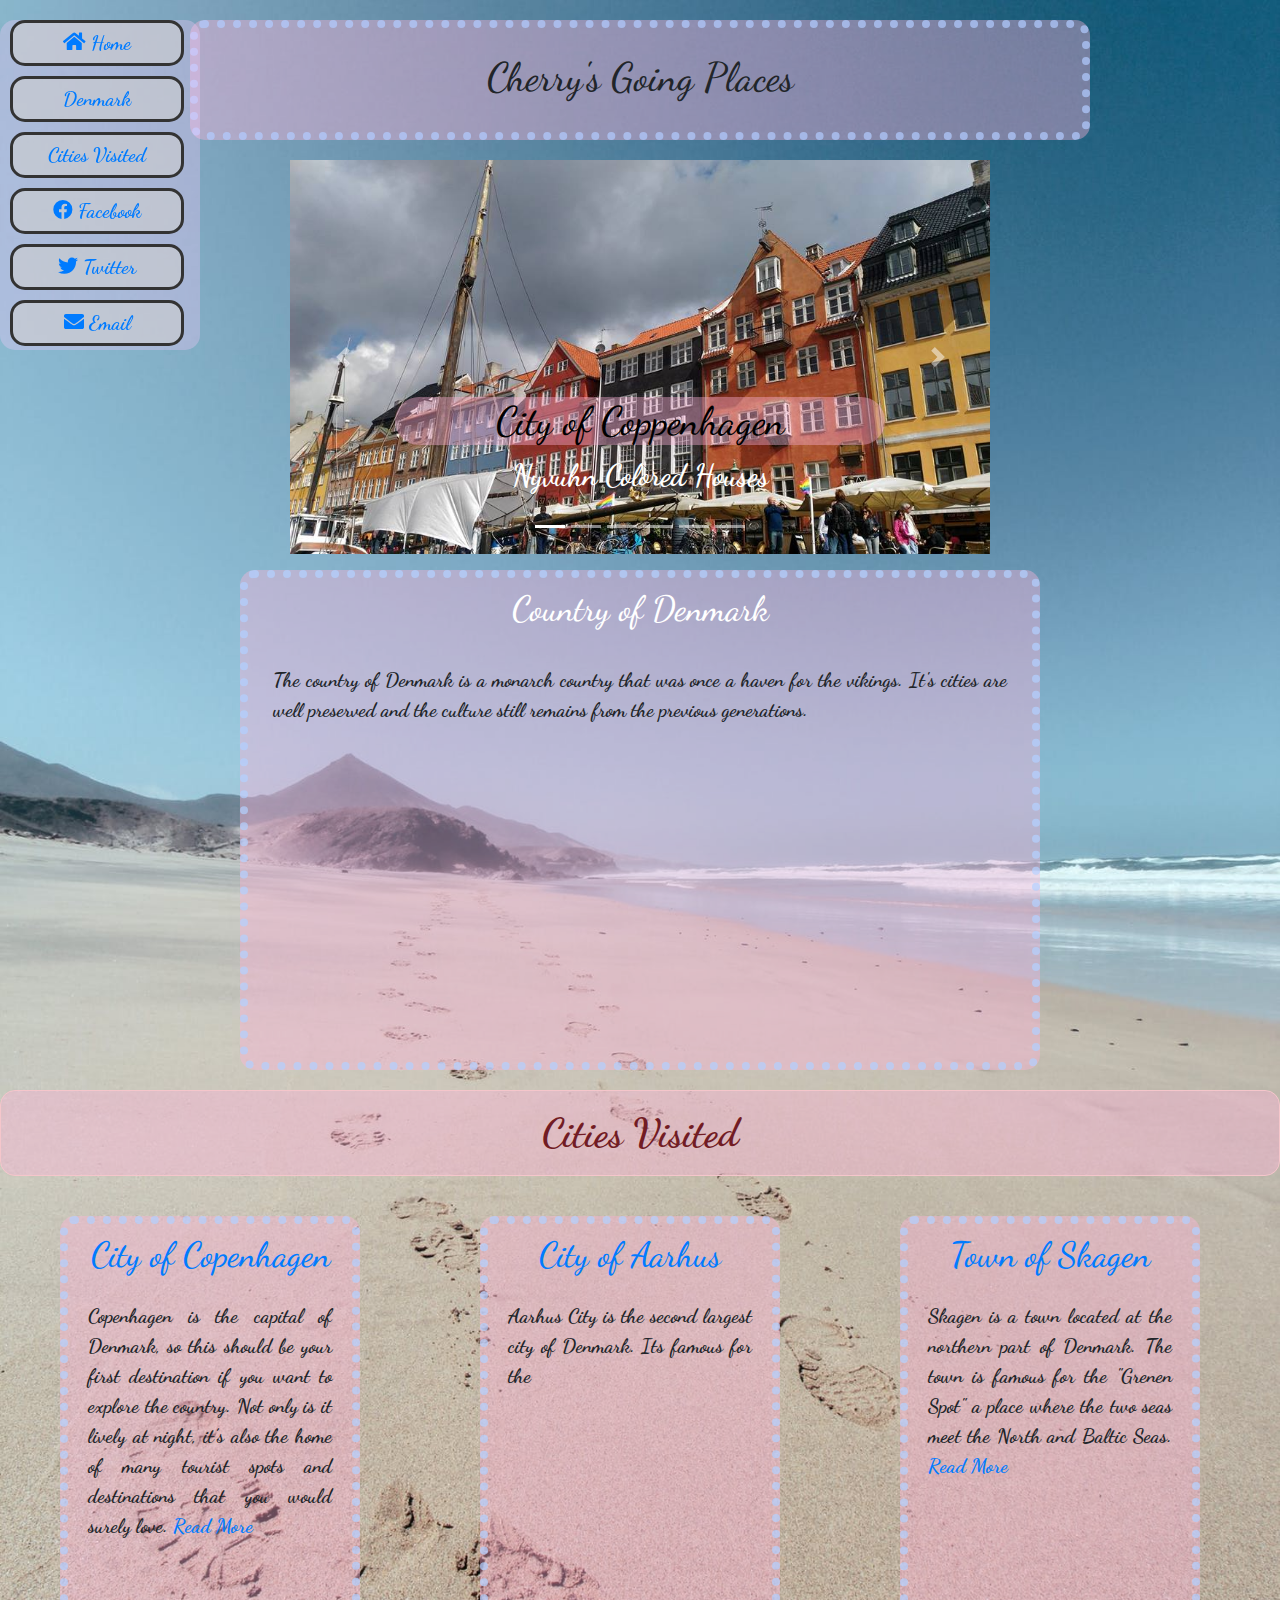
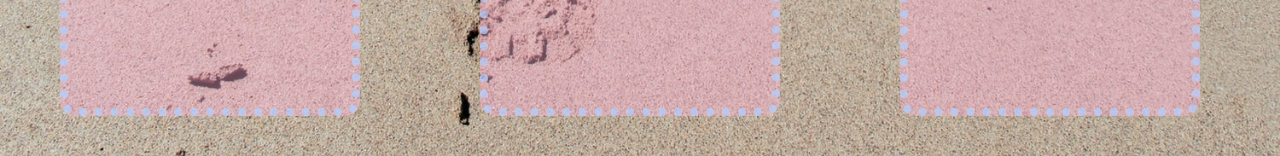
<file: index.html>
<!DOCTYPE html>
<html lang="en">
<head>
	<meta charset="utf-8">
	<meta name="viewport" content="width=device-width, initial-scale=1.0, maximum-scale=1.0">
  <title> Cherry's Going Places </title>


	<!-- Internet Edge Compatible -->
	<meta http-equiv="X-UA-cOMPATIBLE" content="IE=Edge"> 

	<!-- Bootstrap CSS -->
	<link rel="stylesheet" type="text/css" href="assets/css/bootstrap.min.css">

	<!-- External CSS -->
	<link rel="stylesheet" type="text/css" href="assets/css/style.css">

	<!-- Google Fonts -->
	<link href="https://fonts.googleapis.com/css?family=Chilanka|Dancing+Script|Vibes&display=swap" rel="stylesheet">

	<!-- Fontawesome Icons -->
	<link rel="stylesheet" href="https://use.fontawesome.com/releases/v5.2.0/css/all.css">



</head>
<body>

	<nav class="nav">
		<ul>
			<li><a href="#titlehead" id="directory"> <i class="fas fa-home"></i> Home</a></li>
			<li><a href="#denhead" id="directory">Denmark</a></li>
			<li><a href="#coppenhead" id="directory">Cities Visited</a></li>
			<li><a href="https://www.facebook.com/cherryestoquia" target="_blank" id="directory"><i class="fab fa-facebook"></i>  Facebook</a></li>
			<li><a href="https://twitter.com/XerieQuia" target="_blank" id="directory"><i class="fab fa-twitter"></i> Twitter</a></li>
			<li><a href="https://www.gmail.com" target="_blank" id="directory"> <i class="fas fa-envelope"></i> Email</a></li>
		</ul>
	</nav>

<!-- Start of Main Container -->
<div class="maincontainer">
		<div class="head">
			<h1 id="titlehead"> Cherry's Going Places </h1>
		</div>

<!-- Start of Main Carousel -->
<div class="bd-example maincars">
  		<div id="carouselExampleCaptions" class="carousel slide" data-ride="carousel">
    		<ol class="carousel-indicators">
     		 	<li data-target="#carouselExampleCaptions" data-slide-to="0" class="active"></li>
     		 	<li data-target="#carouselExampleCaptions" data-slide-to="1"></li>
     		 	<li data-target="#carouselExampleCaptions" data-slide-to="2"></li>
     		 	<li data-target="#carouselExampleCaptions" data-slide-to="3"></li>
     		 	<li data-target="#carouselExampleCaptions" data-slide-to="4"></li>
     		 	<li data-target="#carouselExampleCaptions" data-slide-to="5"></li>
    		</ol>
    	<div class="carousel-inner">
    <div class="carousel-item active">
      <img src="./assets/images/nyvahn.jpg" class="d-block w-100 mainimages" alt="Denmark-Nyvahn">
        <div class="carousel-caption d-none d-md-block">
          <h5 class="maincarousel"> City of Coppenhagen </h5>
          <p class="maindescrip"> Nyvuhn Colored Houses </p>
        </div>
    </div>
      
    <div class="carousel-item">
      <img src="./assets/images/nyvahn2.jpg" class="d-block w-100 mainimages" alt="Denmark-Nyvahn"">
        <div class="carousel-caption d-none d-md-block">
          <h5 class="maincarousel"> City of Coppenhagen </h5>
          <p class="maindescrip"> Nyvuhn Colored Houses </p>
        </div>
    </div>
    <div class="carousel-item">
        <img src="./assets/images/coppenhagen.jpg" class="d-block w-100 mainimages" alt="Coppenhagen-walkway">
        <div class="carousel-caption d-none d-md-block">
          <h5 class="maincarousel"> City of Coppenhagen </h5>
          <p class="maindescrip"></p>
        </div>
    </div>
     <div class="carousel-item">
      <img src="./assets/images/aarhus.jpg" class="d-block w-100 mainimages" alt="Denmark-Nyvahn"">
        <div class="carousel-caption d-none d-md-block">
          <h5 class="maincarousel"> City of Aarhus </h5>
          <p class="maindescrip"></p>
        </div>
    </div>
     <div class="carousel-item">
      <img src="./assets/images/aarhus2.jpg" class="d-block w-100 mainimages" alt="Denmark-Nyvahn"">
        <div class="carousel-caption d-none d-md-block">
          <h5 class="maincarousel"> City of Aarhus </h5>
          <p class="maindescrip"></p>
        </div>
    </div>

    <div class="carousel-item">
      <img src="./assets/images/aarhus3.jpg" class="d-block w-100 mainimages" alt="Denmark-Nyvahn"">
        <div class="carousel-caption d-none d-md-block">
          <h5 class="maincarousel"> City of Aarhus </h5>
          <p class="maindescrip"></p>
        </div>
    </div>

    	</div>
    <a class="carousel-control-prev" href="#carouselExampleCaptions" role="button" data-slide="prev">
      <span class="carousel-control-prev-icon" aria-hidden="true"></span>
      <span class="sr-only">Previous</span>
    </a>
    <a class="carousel-control-next" href="#carouselExampleCaptions" role="button" data-slide="next">
      <span class="carousel-control-next-icon" aria-hidden="true"></span>
      <span class="sr-only">Next</span>
    </a>
  		</div>
</div>

<!-- End of Main Carousel -->

<!-- Start of Denmark Container -->
		<div class="denmarkcontainer contain">
			<h2 class="denmarkhead" id="denhead"> Country of Denmark </h2>
				<p class="denmarkdescription desrip"> The country of Denmark is a monarch country that was once a haven for the vikings. 
				It's cities are well preserved and the culture still remains from the previous generations.</p>

		</div>
<!-- End of Denmark Container -->

<!-- Start of Cities Visited Container -->
	<div class="cityvisited">
		<div class="alert alert-danger civist" role="alert">
  			Cities Visited
		</div>
	</div>


<!-- Start of City Container -->
<div class="citycon">	

<!-- Start of Copenhagen Container -->
		<div class="coppencontainer contain">
			<h2 id="coppenhead"><a href="./coppen.html" target="_blank">City of Copenhagen</a> </h2>
				<p class="coppendescrip descrip"> Copenhagen is the capital of Denmark, so this should be your first destination if you want to explore the country. Not only is it lively at night, it’s also the home of many tourist spots and destinations that you would surely love.
				<a href="./coppen.html" target="_blank"> Read More </a>
				</p>
		</div>
<!-- End of Copenhagen Container -->

<!-- Start of Aarhus Container -->
		<div class="aarhuscontainer contain">
			<h2 id="aarhushead"><a href="./aarhus.html" target="_blank"> City of Aarhus</a></h2>
				<p class="aarhusdescrip descrip"> Aarhus City is the second largest city of Denmark. Its famous for the 
				</p>
		</div>
<!-- End of Aarhus Container -->

<!-- Start of Skagen Container -->
		<div class="skagencontainer contain">
			<h2 id="skagenhead"><a href="./skagen.html" target="_blank"> Town of Skagen </a> </h2>
				<p class="skagendescrip descrip"> Skagen is a town located at the northern part of Denmark. The town is famous for the "Grenen Spot" a place where the two seas meet
				the North and Baltic Seas. <a href="./skagen.html" target="_blank">Read More</a>
				</p>
		</div>

</div>
<!-- End of City Container -->
	

</div>
<!-- End of Main Container -->





<!-- Optional Javascript -->
<!-- Jquery, Popper and bootstrap.js -->
	<script src="assets/js/jquery.js"></script>
	<script src="assets/js/popper.min.js"></script>
	<script src="assets/js/bootstrap.min.js"></script>
</body>
</html>
</file>
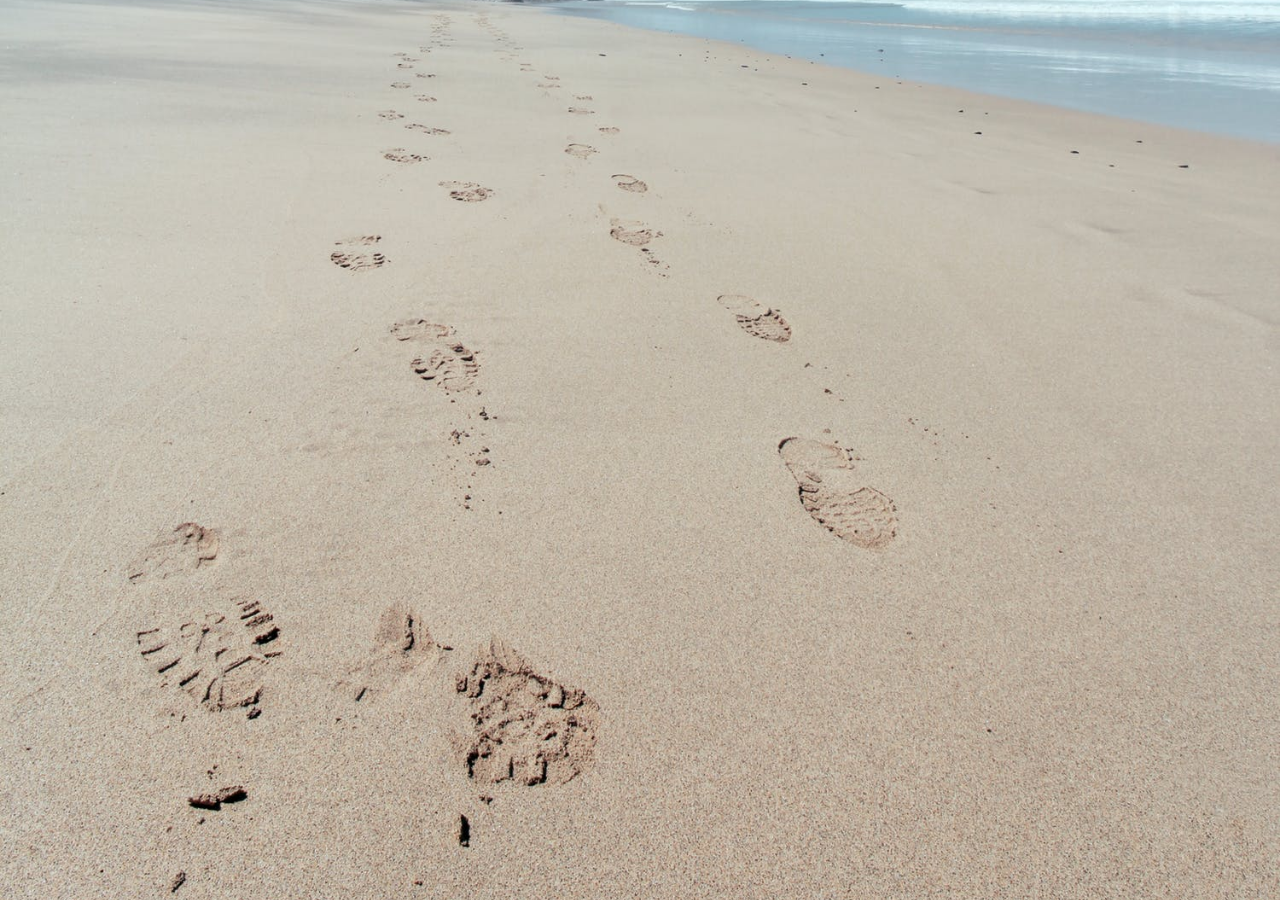
<file: aarhus.html>
<!DOCTYPE html>
<html lang="en">
<head>
	<title></title>
	<meta charset="utf-8">	

	<!-- Internet Edge Compatible -->
	<meta http-equiv="X-UA-cOMPATIBLE" content="IE=Edge"> 

	<!-- Bootstrap CSS -->
	<link rel="stylesheet" type="text/css" href="assets/css/bootstrap.min.css">

	<!-- External CSS -->
	<link rel="stylesheet" type="text/css" href="assets/css/style.css">

	<!-- Google Fonts -->
	<link href="https://fonts.googleapis.com/css?family=Chilanka|Dancing+Script|Vibes&display=swap" rel="stylesheet">

	<!-- Fontawesome Icons -->
</head>
<body>

</body>
</html>
</file>
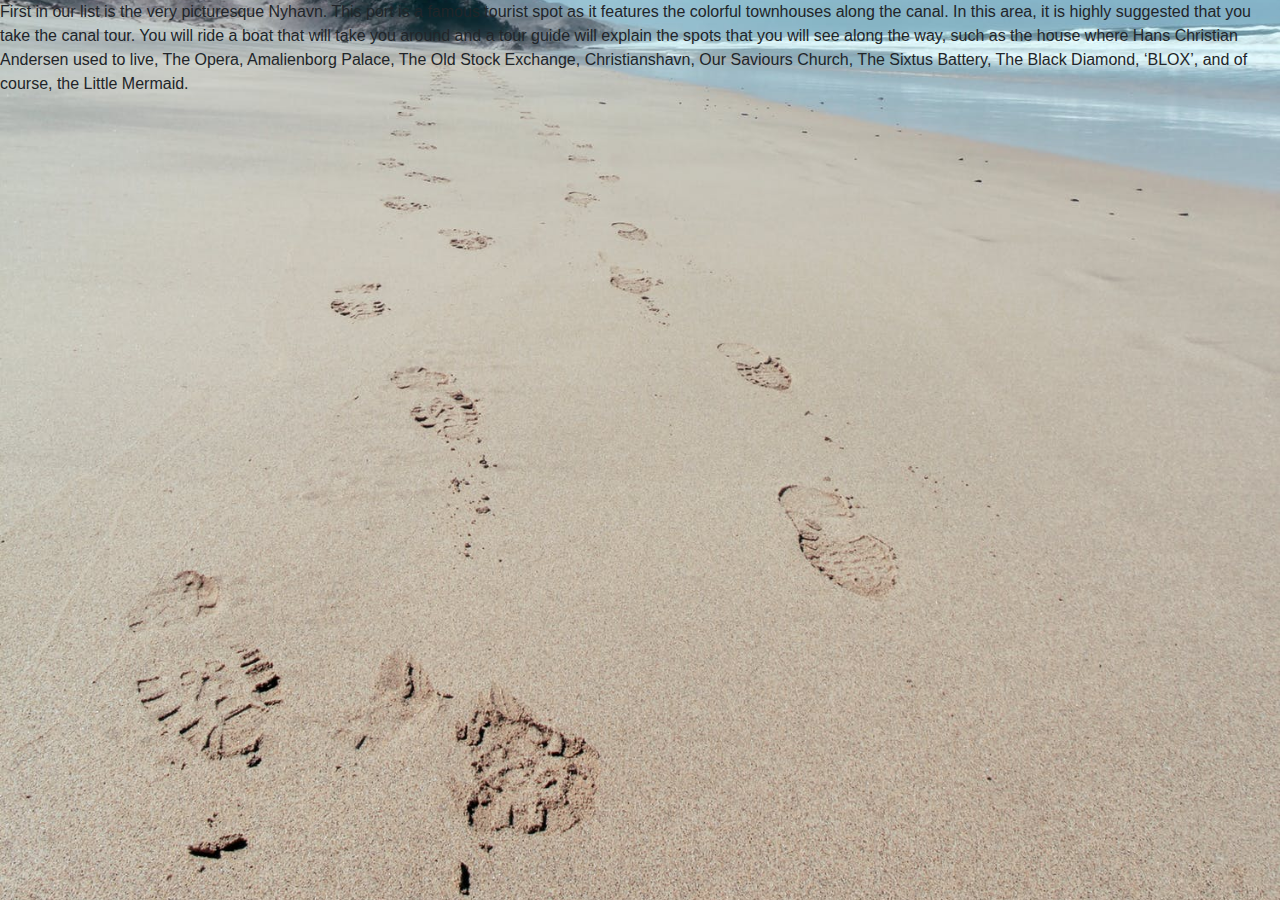
<file: coppen.html>
<!DOCTYPE html>
<html lang="en">
<head>
	<title></title>
	<meta charset="utf-8">
	<meta name="viewport" content="width=device-width, initial-scale=1.0, maximum-scale=1.0">
	<meta http-equiv="X-UA-cOMPATIBLE" content="ID=Edge">

	<!-- Bootstrap CSS -->
	<link rel="stylesheet" type="text/css" href="assets/css/bootstrap.min.css">
	<!-- External CSS -->
	<link rel="stylesheet" type="text/css" href="assets/css/style.css">
</head>
<body>
First in our list is the very picturesque Nyhavn. This port is a famous tourist spot as it features the colorful townhouses along the canal. In this area, it is highly suggested that you take the canal tour. You will ride a boat that will take you around and a tour guide will explain the spots that you will see along the way, such as the house where Hans Christian Andersen used to live, The Opera, Amalienborg Palace, The Old Stock Exchange, Christianshavn, Our Saviours Church, The Sixtus Battery, The Black Diamond, ‘BLOX’, and of course, the Little Mermaid. 
</body>
</html>
</file>
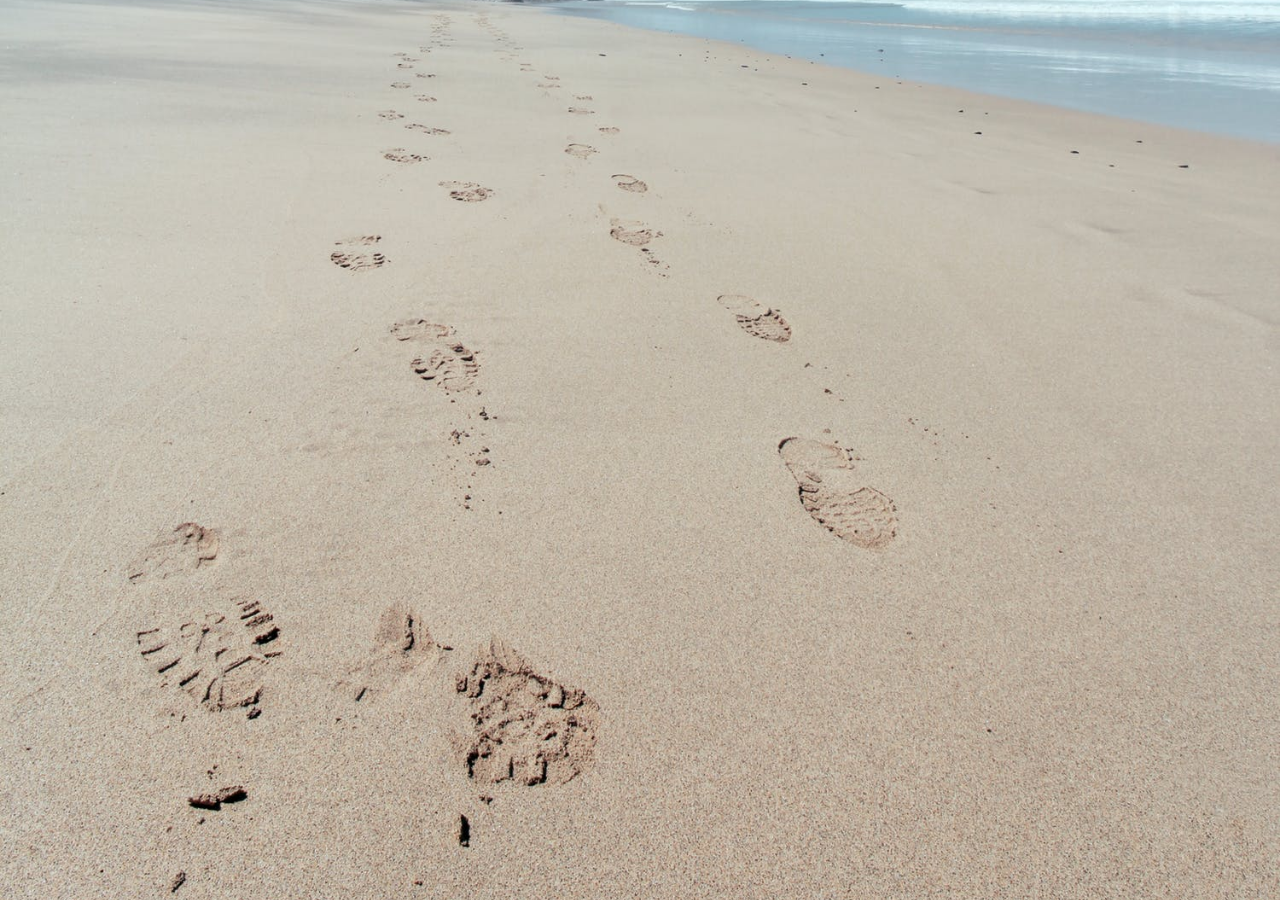
<file: skagen.html>
<!DOCTYPE html>
<html lang="en">
<head>
	<title></title>
	<meta charset="utf-8">	

	<!-- Internet Edge Compatible -->
	<meta http-equiv="X-UA-cOMPATIBLE" content="IE=Edge"> 

	<!-- Bootstrap CSS -->
	<link rel="stylesheet" type="text/css" href="assets/css/bootstrap.min.css">

	<!-- External CSS -->
	<link rel="stylesheet" type="text/css" href="assets/css/style.css">

	<!-- Google Fonts -->
	<link href="https://fonts.googleapis.com/css?family=Chilanka|Dancing+Script|Vibes&display=swap" rel="stylesheet">

	<!-- Fontawesome Icons -->
	<link rel="stylesheet" href="https://use.fontawesome.com/releases/v5.2.0/css/all.css">

</head>
<body>

</body>
</html>
</file>
<file: assets/css/style.css>
*{
	margin: 0;
	padding: 0;
	box-sizing: border-box;
	font-family: 'Dancing Script', cursive;
	/*width: 100%;*/
	/*height: 100%;*/
}

@font-face {
	font-family: 'Dancing Script';
	src: url("../fonts/DancingScript-Bold.ttf");
}

html{
	scroll-behavior: smooth;
}

body{
	background-image: url("../images/foots.jpeg");
	background-size: cover;
	background-position: center;
	background-repeat: no-repeat;
}

.nav{
	position: fixed;
	height: 330px;
	width: 200px;
	float: left;
	border-radius: 15px;
	background-color: rgba(255, 204, 255, 0.3);
	margin: 0 auto;
	z-index: 1;
}

ul > li {
	text-decoration: none;
	font-weight: none;
	margin-bottom: 10px;
	text-align: center;
	font-size: 20px;
	line-height: 40px;
	border-radius: 15px;
	border: 3px solid #333;
	background-color: rgba(207, 207, 207, 0.6);
	margin-left: 10px;	
	padding: 0px 35px 0px 35px;
}	


#titlehead{
	background-color: rgba(255, 179, 217, 0.4);
	text-align: center;
	margin: 20px auto;
	width: 900px;
	font-size: 40px;
	border-radius: 15px;
	height: 120px;
	padding: 25px;
	border: 8px dotted rgba(179, 204, 255, 0.7);
	/*color: rgb(241, 255, 33 );*/
}

.maincontainer:after{
	clear: both;
	content: " ";
	display: block
}

#directory{
	font-size: 20px;
}

ul > li:hover{
	background-color: rgba(217, 217, 217, 1);
}

.denmarkcontainer{
	width: 800px;
	height: 500px;
	background-color: rgba(255, 179, 217, 0.4);
	text-align: center;
	margin: 10px auto;
	border-radius: 15px;
	border: 8px dotted rgba(179, 209, 255, 0.7);
}

.denmarkdescription{
	text-align: justify;
	padding: 25px;
	font-size: 20px;
}	

.citycon:after{
	content: " ";
	display: block;
	clear: both;
}

.citycon{
	/*background-color: gray;*/
	margin: 20px auto;
	padding: 20px auto;
}

.cityvisited{
	width: 100%;
	text-align: center;
	margin: 20px auto;
	font-size: 40px;
	/*background-color: rgba(255, 179, 217, 0.4);*/
	/*border-radius: 15px;*/
	/*border: 8px dotted rgba(179, 209, 255, 0.7);*/
}

.civist{
	border-radius: 15px;
	background-color: rgba(255, 179, 217, 0.4);
}


.coppencontainer{
	width: 300px;
	height: 600px;
	background-color: rgba(255, 179, 217, 0.4);
	text-align: center;
	margin: 20px 60px 20px 60px;
	border-radius: 15px;
	border: 8px dotted rgba(179, 209, 255, 0.7);
	float: left;
	/*overflow: scroll;*/
}

.coppencontainer:hover{
	background-color: rgba(255, 179, 217, 0.8);
}	

.coppendescrip{
	text-align: justify;
	margin: 10px auto;
	padding: 25px;
	font-size: 20px;
}

.contain{
	height: 500px;
	/*width: 30%;*/
}


.aarhuscontainer{
	width: 300px;
	background-color: rgba(255, 179, 217, 0.4);
	text-align: center;
	margin: 20px 60px 20px 60px;;
	border-radius: 15px;
	border: 8px dotted rgba(179, 209, 255, 0.7);
	float: left;
}

.aarhuscontainer:hover{
	background-color: rgba(255, 179, 217, 0.8);
}


.descrip{
	text-align: justify;
	margin: 5px;
	padding: 15px;
	font-size: 20px;

}

h2{
	margin: 10px auto;
	font-size: 35px;
	color: white;
}

.maincars{
	width: 700px;
	height: 400px;
	text-align: center;
	margin: 0px auto;
}

.mainimages{
	height: 100%;
}


.maincarousel{
	font-size: 40px;
	color: black;
	background-color: rgba(255, 179, 217, 0.4);
	border-radius: 25px;
}

.maindescrip{
	font-size: 30px;
	color: white;
}

.skagencontainer{
	width: 300px;
	background-color: rgba(255, 179, 217, 0.4);
	text-align: center;
	margin: 20px 60px 20px 60px;
	border-radius: 15px;
	border: 8px dotted rgba(179, 209, 255, 0.7);
	float: left;
}

.skagencontainer:hover{
	background-color: rgba(255, 179, 217, 0.8);
}














/*Mobile Query*/
@media only screen and  (max-width: 400px){
	

	.maincars{
		width: 60em;
		height: 90vh;
		text-align: center;
	/*margin: .2em .2em .2em 0.2em;*/
	}
	
	.denmarkcontainer{
		width: 55.95em;
		margin: .1em .2em 0em .1em;
		text-align: center;	
	}

	.cityvisited{
		width: 20em;
		text-align: center;
		margin: 0.5em auto;
	}

	.citycon{
		width: 100vw;
	}


	.coppencontainer,
	.aarhuscontainer,
	.skagencontainer{
		margin: 10px 10px 10px 10px;
		float: left;
		width: 30vw;
	}
}


/*Tablet Query
@media only screen and (min-width: 401px) and (max-width: 960px){

}


/*Desktop & Laptop Query*/
@media only screen and (min-width: 961px){

}
</file>
